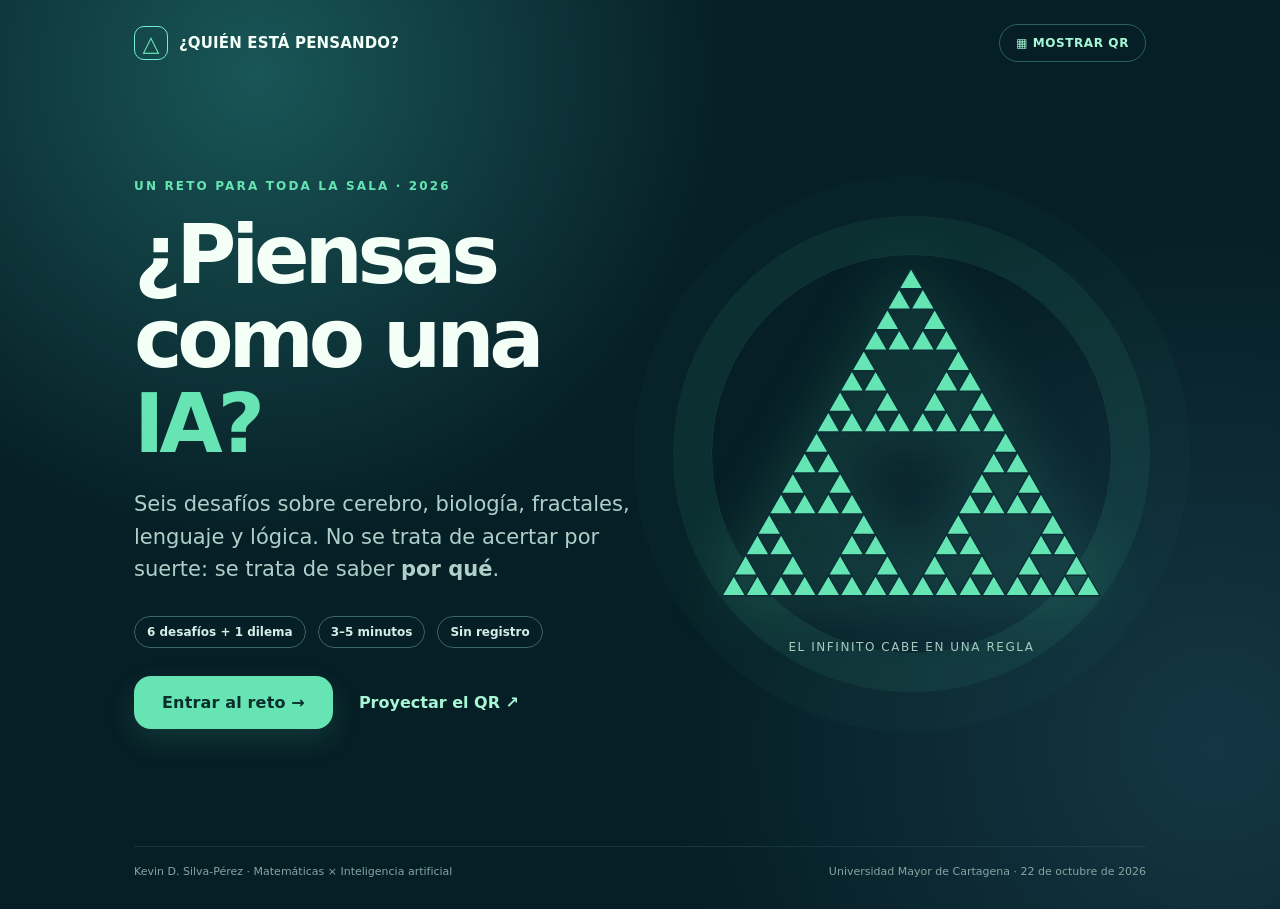
<file: reto-ia/index.html>
<!doctype html>
<html lang="es">
<head>
<meta charset="utf-8"><meta name="viewport" content="width=device-width,initial-scale=1,viewport-fit=cover">
<meta name="theme-color" content="#092F34">
<meta name="description" content="Un reto interactivo sobre cerebro, biología, fractales, lenguaje, matemáticas e inteligencia artificial. ¿Quién está pensando?">
<title>¿Quién está pensando? · El reto interactivo</title>
<style>
:root{--bg:#061e25;--panel:#0a3035;--panel2:#104044;--mint:#66e4b4;--mint2:#a7f7d7;--text:#f4fff8;--dim:#aed0c9;--line:#2b6060;--coral:#ffbf92;--bad:#ffa7aa;--white:#fff;--shadow:0 20px 70px #0007}
*{box-sizing:border-box}html{min-height:100%;scroll-behavior:smooth}body{margin:0;background:radial-gradient(circle at 20% 8%,#195657 0,transparent 36%),radial-gradient(circle at 95% 82%,#143644 0,transparent 38%),var(--bg);color:var(--text);font-family:Inter,"Avenir Next",ui-sans-serif,system-ui,-apple-system,"Segoe UI",sans-serif;min-height:100vh;overflow-x:hidden}
button,input{font:inherit}button{cursor:pointer}button:focus-visible,input:focus-visible{outline:3px solid var(--mint2);outline-offset:4px}button:disabled{cursor:not-allowed;opacity:.6}
.wrap{max-width:1060px;margin:0 auto;padding:0 24px}header{padding:24px 0;display:flex;align-items:center;justify-content:space-between;gap:12px}.brand{display:flex;align-items:center;gap:11px;font-weight:800;font-size:15px;letter-spacing:.01em}.mark{display:grid;place-items:center;width:34px;height:34px;border:1px solid #75edd0;border-radius:10px;color:var(--mint);font-size:22px}header .right{display:flex;align-items:center;gap:10px}.subtle-btn{background:transparent;color:var(--mint2);border:1px solid var(--line);border-radius:100px;padding:11px 16px;font-size:12px;font-weight:800;letter-spacing:.05em;transition:background .2s}.subtle-btn:hover{background:#195356}
.screen{display:none;min-height:calc(100vh - 140px);align-items:center}.screen.active{display:flex;animation:rise .35s both}@keyframes rise{from{opacity:0;transform:translateY(9px)}to{opacity:1;transform:translateY(0)}}
.hero{width:100%;display:grid;grid-template-columns:1.03fr .97fr;gap:45px;align-items:center;padding:46px 0 70px}.eyebrow{font-size:12px;color:var(--mint);font-weight:850;letter-spacing:.18em;text-transform:uppercase}.hero h1{font-size:clamp(45px,6.5vw,82px);letter-spacing:-.064em;line-height:1.03;margin:20px 0 22px;max-width:720px}.hero h1 span{color:var(--mint)}.lede{color:var(--dim);font-size:clamp(16px,2vw,21px);line-height:1.55;margin:0 0 30px;max-width:570px}.meta{display:flex;gap:12px;flex-wrap:wrap;margin:0 0 28px}.pill{border:1px solid #3d6565;border-radius:40px;padding:8px 12px;color:#d5eee8;font-size:12px;font-weight:650}.primary{background:var(--mint);color:#082f2c;border:0;border-radius:17px;padding:17px 28px;font-weight:900;letter-spacing:.01em;box-shadow:0 11px 30px #66e4b423;transition:transform .15s,background .15s}.primary:hover{transform:translateY(-2px);background:var(--mint2)}.linklike{border:0;background:transparent;color:var(--mint2);font-weight:800;padding:12px}
.hero-actions{display:flex;gap:14px;align-items:center;flex-wrap:wrap}.art{min-height:435px;display:flex;flex-direction:column;align-items:center;justify-content:center;position:relative}.art:before{content:"";position:absolute;width:85%;aspect-ratio:1;border:1px solid #3a8d7a40;border-radius:50%;box-shadow:0 0 0 38px #2f8c7920,0 0 0 78px #2f8c790d}.fractal-art{width:min(90%,450px);filter:drop-shadow(0 0 30px #44ba9370);z-index:1;overflow:visible;animation:float 6s ease-in-out infinite alternate}@keyframes float{to{transform:translateY(-14px) rotate(2deg)}}.float-label{position:absolute;bottom:18px;z-index:2;color:#a5ccbe;font-size:12px;letter-spacing:.13em}.footer{color:#83a6a2;font-size:11px;line-height:1.6;padding:16px 0 28px;border-top:1px solid #3053576e;display:flex;justify-content:space-between;gap:10px;flex-wrap:wrap}
.game-shell{width:100%;max-width:800px;margin:4px auto 75px}.topline{display:flex;justify-content:space-between;gap:16px;align-items:end;margin-bottom:18px}.topline .mini{font-size:12px;letter-spacing:.13em;color:var(--mint);font-weight:800}.topline .nums{font-size:13px;color:var(--dim)}.progress{height:7px;border-radius:20px;background:#1a5052;overflow:hidden}.progress i{display:block;height:100%;width:0%;background:var(--mint);border-radius:20px;transition:width .45s}
.qbox{margin-top:20px;background:linear-gradient(155deg,#14454a 0%,#0b3036 70%);border:1px solid #357274;border-radius:26px;padding:clamp(22px,4.5vw,42px);box-shadow:var(--shadow);position:relative;overflow:hidden}.qbox:after{content:"";position:absolute;inset:-80px -160px auto auto;width:300px;height:250px;background:radial-gradient(circle,#65d4b118,transparent 70%);pointer-events:none}.qtag{display:flex;align-items:center;justify-content:space-between;gap:12px;flex-wrap:wrap}.qtag span:first-child{font-size:11px;font-weight:900;letter-spacing:.13em;color:var(--mint)}.clock{display:flex;gap:9px;align-items:center;padding:7px 11px;border:1px solid #52817d;border-radius:999px;font-variant-numeric:tabular-nums;font-size:13px;font-weight:800;color:#dbf6ee}.clock.danger{color:#ffbdad;border-color:#ca7d77}.qbox h2{font-size:clamp(26px,4.3vw,38px);letter-spacing:-.035em;line-height:1.13;margin:21px 0 12px;position:relative}.desc{color:#bfdfd9;font-size:16px;line-height:1.5;max-width:700px;margin:0 0 23px}.visual{border:1px solid #37666b;border-radius:15px;background:#082c31cc;margin:0 0 24px;padding:20px;min-height:90px}
.prob{display:grid;gap:11px}.barrow{display:grid;grid-template-columns:93px 1fr 38px;align-items:center;gap:13px;font-size:13px;font-weight:700}.barbg{height:13px;border-radius:20px;overflow:hidden;background:#214a50}.barfill{height:100%;background:linear-gradient(90deg,#4ce6af,#a6f7d6);border-radius:20px}.barrow:nth-child(2) .barfill{background:#7bc4c6}.barrow:nth-child(3) .barfill{background:#7a9cbd}.barrow:nth-child(4) .barfill{background:#9e86a3}.formula{display:flex;justify-content:center;gap:18px;align-items:center;flex-wrap:wrap;font-size:clamp(21px,4vw,31px);font-weight:800;text-align:center;color:var(--mint2)}.formula span{font-size:13px;font-weight:600;color:var(--dim)}.fractal-mini{display:flex;justify-content:center;align-items:center}.fractal-mini svg{height:175px;width:220px;max-width:100%}.qkv{display:grid;grid-template-columns:repeat(3,1fr);gap:10px}.qkv div{border:1px solid #4b7a73;padding:13px;border-radius:13px;text-align:center;font-size:15px;line-height:1.6}.qkv b{display:block;font-size:30px;color:var(--mint)}.qkv span{display:block;color:#d0e5dd;font-size:12px}.tokens{display:flex;gap:9px;justify-content:center;flex-wrap:wrap}.tokens span{background:#154d4d;border:1px solid #4ba88b;border-radius:9px;padding:12px 16px;font-weight:800;color:var(--mint2)}.quote{font-size:clamp(16px,2.5vw,20px);line-height:1.5;text-align:center;color:#e0f2e9}.quote b{color:var(--mint)}
.options{display:grid;gap:11px}.choice{width:100%;min-height:59px;text-align:left;border:1px solid #427176;color:#f2faf5;background:#17464d;border-radius:14px;padding:13px 15px;display:flex;align-items:center;gap:14px;transition:transform .14s,border-color .14s,background .14s;font-weight:700;line-height:1.35}.choice:hover:not(:disabled){transform:translateY(-1px);border-color:#81eac5;background:#225860}.choice .letter{display:grid;place-items:center;width:32px;height:32px;flex:none;border-radius:9px;background:#285a5c;font-size:13px;color:#b9ebdd}.choice.correct{border-color:#83ffbc;background:#185a49}.choice.correct .letter{background:#65e4aa;color:#0a3032}.choice.wrong{border-color:#e9a6a4;background:#5c3442}.choice.wrong .letter{background:#e9a6a4;color:#482830}.choice:disabled:not(.correct):not(.wrong){opacity:.60}
.feedback{display:none;animation:rise .25s both;margin-top:18px;border:1px solid #59877f;border-radius:14px;padding:19px;background:#102f34}.feedback.on{display:block}.feedback b{display:block;font-size:18px;margin-bottom:7px}.feedback p{color:#d0e7e0;line-height:1.5;margin:0 0 16px;font-size:14px}.feedback .next{padding:13px 20px}.kbd{color:#83a59f;font-size:11px;margin:14px 0 0;text-align:center}
.end{text-align:center;width:min(100%,680px);margin:15px auto 80px}.medallion{margin:0 auto 25px;width:124px;height:124px;display:grid;place-items:center;border:2px solid #84eac1;border-radius:50%;box-shadow:0 0 0 14px #75eabd15;color:var(--mint);font-size:56px;font-weight:900}.end h2{font-size:clamp(32px,5.5vw,52px);letter-spacing:-.05em;margin:0 0 10px}.end .message{color:var(--dim);font-size:17px;line-height:1.5}.scores{display:grid;grid-template-columns:repeat(3,1fr);gap:11px;margin:25px 0}.scorecell{padding:16px;border-radius:15px;background:#124249;border:1px solid #38676b}.scorecell strong{display:block;font-size:30px;color:#d3ffe9}.scorecell small{font-size:11px;color:#add1c9}.reflection{padding:24px;border-radius:18px;text-align:left;background:#0e393d;border:1px solid #3b7270;margin-bottom:26px}.reflection h3{font-size:16px;color:var(--mint);margin:0 0 9px}.reflection p{line-height:1.6;margin:0;color:#d7eae3}.end-actions{display:flex;justify-content:center;gap:10px;flex-wrap:wrap}
.overlay{display:none;position:fixed;inset:0;z-index:50;background:#021419e8;backdrop-filter:blur(15px);padding:15px;align-items:center;justify-content:center}.overlay.open{display:flex}.modal{position:relative;width:min(600px,100%);background:#0d373a;border:1px solid #518d85;box-shadow:0 20px 100px #000b;padding:38px 24px;text-align:center;border-radius:24px}.modal h2{font-size:clamp(29px,5vw,45px);margin:8px auto 4px;line-height:1.1}.modal p{color:#c0dfd5;line-height:1.5}.qr-frame{background:#fff;width:min(270px,65vw);aspect-ratio:1;margin:20px auto 16px;padding:13px;border-radius:12px}.qr-frame img{width:100%;height:100%;display:block;image-rendering:pixelated}.url{font-size:clamp(12px,2vw,17px);color:#8ff0c6;font-weight:850;overflow-wrap:anywhere}.close{position:absolute;top:12px;right:14px;background:transparent;color:#d7eee5;border:0;font-size:28px;padding:5px 12px}
@media(max-width:760px){.hero{grid-template-columns:1fr;gap:10px;padding:30px 0 50px}.hero h1{font-size:56px}.art{min-height:240px}.art:before{width:180px}.fractal-art{width:225px}.float-label{bottom:0}.wrap{padding:0 17px}header{padding:16px 0}.brand span:last-child{font-size:12px}.qbox{border-radius:20px;padding:22px 18px}.visual{padding:13px}.qkv{gap:5px}.qkv div{padding:10px 3px}.qkv b{font-size:25px}.qkv span{font-size:11px}.hero .lede{font-size:17px}}
@media(max-width:400px){.hero h1{font-size:46px}.brand span:last-child{display:none}.barrow{grid-template-columns:64px 1fr 33px;gap:7px;font-size:11px}.scores{gap:6px}.scorecell{padding:12px 6px}.scorecell strong{font-size:26px}}
@media(prefers-reduced-motion:reduce){*,*:before,*:after{animation:none!important;transition:none!important;scroll-behavior:auto!important}}
</style></head>
<body>
<div class="wrap">
<header><div class="brand"><span class="mark" aria-hidden="true">△</span><span>¿QUIÉN ESTÁ PENSANDO?</span></div><div class="right"><button class="subtle-btn" id="qrbutton" type="button">▦ MOSTRAR QR</button></div></header>
<main>
<section class="screen active" id="home"><div class="hero"><div><div class="eyebrow">UN RETO PARA TODA LA SALA · 2026</div><h1>¿Piensas<br>como una <span>IA?</span></h1><p class="lede">Seis desafíos sobre cerebro, biología, fractales, lenguaje y lógica. No se trata de acertar por suerte: se trata de saber <strong>por qué</strong>.</p><div class="meta"><span class="pill">6 desafíos + 1 dilema</span><span class="pill">3–5 minutos</span><span class="pill">Sin registro</span></div><div class="hero-actions"><button class="primary" id="start" type="button">Entrar al reto →</button><button class="linklike" id="project" type="button">Proyectar el QR ↗</button></div></div><div class="art"><svg class="fractal-art" id="hero-fractal" viewBox="0 0 480 450" role="img" aria-label="Triángulo de Sierpiński"></svg><div class="float-label">EL INFINITO CABE EN UNA REGLA</div></div></div></section>
<section class="screen" id="quiz"><div class="game-shell"><div class="topline"><div><div class="mini" id="round">DESAFÍO 01 / 07</div><div class="nums" id="scoreline">Cero puntos. Todo por descubrir.</div></div><div class="nums" id="round-type">RONDA</div></div><div class="progress"><i id="progressbar"></i></div><article class="qbox"><div class="qtag"><span id="category">PREDICCIÓN</span><div class="clock" id="clock" aria-live="off">◷ <span id="seconds">25</span> s</div></div><h2 id="question"></h2><p class="desc" id="description"></p><div class="visual" id="visual"></div><div class="options" id="options"></div><div class="feedback" id="feedback" role="status"><b id="feedback-title"></b><p id="explain"></p><button type="button" class="primary next" id="next">Siguiente desafío →</button></div></article><p class="kbd">También puedes contestar con las teclas 1, 2, 3 o 4.</p></div></section>
<section class="screen" id="finish"><div class="end"><div class="medallion" id="medal">✦</div><div class="eyebrow">RETO COMPLETADO</div><h2 id="endtitle">Pensar es comprobar.</h2><p class="message" id="endmessage"></p><div class="scores"><div class="scorecell"><strong id="correctcount">0/6</strong><small>RESPUESTAS CORRECTAS</small></div><div class="scorecell"><strong id="points">0</strong><small>PUNTOS</small></div><div class="scorecell"><strong id="level">—</strong><small>NIVEL</small></div></div><div class="reflection"><h3>¿Y quién estaba pensando?</h3><p id="finalreflection"></p></div><div class="end-actions"><button class="primary" id="share" type="button">Compartir mi resultado ↗</button><button class="subtle-btn" id="restart" type="button">Jugar otra vez</button></div></div></section>
</main><footer class="footer"><span>Kevin D. Silva-Pérez · Matemáticas × Inteligencia artificial</span><span>Universidad Mayor de Cartagena · 22 de octubre de 2026</span></footer>
</div>
<div class="overlay" id="overlay" role="dialog" aria-label="Código QR para entrar al reto" aria-modal="true"><div class="modal"><button class="close" id="close" type="button" aria-label="Cerrar">×</button><div class="eyebrow">ABRE LA CÁMARA DEL CELULAR</div><h2>¿Quién está pensando?</h2><p>Escanea el código y entra al reto.<br>No necesitas crear una cuenta.</p><div class="qr-frame"><img src="qr.svg" alt="Código QR del juego"></div><div class="url">kevinsilvamat.github.io/reto-ia/</div><p style="font-size:12px">Cada participante responde y recibe su puntuación individual.</p></div></div>
<script>
(function(){
'use strict';
var PAGE='https://kevinsilvamat.github.io/reto-ia/';
var questions=[
{category:'01 · EL DETECTOR',title:'Un detector afirma: «¡Lo escribió una IA!»',description:'De 100 textos, 10 son de IA y 90 de humanos. El detector identifica el 90 % de los textos de IA, pero señala por error al 10 % de los humanos. Si acusa a un texto de haber sido escrito por IA, ¿qué probabilidad hay de que tenga razón?',visual:'bayes',options:['90 %','50 %','10 %','81 %'],correct:1,why:'De los 10 textos de IA, detecta 9. Pero también acusa a 9 de los 90 textos humanos. Entre los 18 textos señalados, solo 9 son de IA: 9/18 = 50 %. Es el efecto de la tasa base: un detector muy preciso puede producir muchas falsas alarmas.'},
{category:'02 · UN FRACTAL',title:'Un triángulo se convierte en tres.',description:'En cada iteración del triángulo de Sierpiński sobreviven 3 copias de cada triángulo. ¿Cuántas piezas quedan después de 3 iteraciones?',visual:'fractal',options:['9','12','27','81'],correct:2,why:'Cada paso multiplica el número anterior por 3: 1 → 3 → 9 → 27. En general, después de n iteraciones aparecen 3ⁿ triángulos pequeños.'},
{category:'03 · CEREBRO Y LENGUAJE',title:'¿A qué se refiere «estas moléculas»?',description:'En una explicación sobre neuronas: «La neurona presináptica libera neurotransmisores en la sinapsis. Estas moléculas se unen a receptores de la neurona postsináptica». ¿Qué se une a los receptores?',visual:'synapse',options:['La sinapsis','Los neurotransmisores','Los receptores','La neurona postsináptica'],correct:1,why:'«Estas moléculas» se refiere a «neurotransmisores». Para responder, conectamos una expresión con algo mencionado antes en el contexto. La atención en un modelo de lenguaje también combina información de distintas posiciones, aunque eso no significa que funcione como un cerebro ni garantiza que todo lo que diga sea cierto.'},
{category:'04 · DENTRO DEL LENGUAJE',title:'Una frase no entra como una sola idea.',description:'Un modelo de lenguaje divide el texto en unidades que después representa numéricamente. ¿Cómo se llaman esas unidades?',visual:'tokens',options:['Fotogramas','Tokens','Teoremas','Píxeles'],correct:1,why:'Se llaman tokens. Pueden ser palabras, partes de palabras, signos o símbolos. El modelo aprende relaciones entre sus representaciones.'},
{category:'05 · ¿YA ES UNA PRUEBA?',title:'«Lo comprobé 10.000 veces».',description:'Una IA verifica una propiedad matemática para los primeros 10.000 números y concluye: «queda demostrado que se cumple para todos». ¿Qué falla?',visual:'proof',options:['Nada: diez mil ejemplos bastan','Falta verificar solo diez ejemplos más','Una cantidad finita de ejemplos no prueba el caso general','La matemática no usa ejemplos'],correct:2,why:'Los ejemplos aportan evidencia, pero una afirmación universal necesita un argumento válido para todos los casos, no solo para los comprobados.'},
{category:'06 · LA RESPUESTA CONVINCENTE',title:'La IA suena completamente segura.',description:'Te da una demostración muy elegante e incluye una referencia que no has visto. ¿Cuál es la reacción más rigurosa?',visual:'verify',options:['Aceptar: suena profesional','Comprobar la prueba y verificar la fuente','Pedirle que responda con más seguridad','Compartirla antes de revisarla'],correct:1,why:'Una respuesta fluida no equivale a una respuesta verdadera. Las hipótesis, los pasos de la prueba y las referencias deben verificarse independientemente.'},
{category:'07 · SIN RESPUESTA ÚNICA',title:'Entonces… ¿qué significa pensar?',description:'La última pregunta no suma puntos. Escoge la idea que más te haga reflexionar después de esta charla.',visual:'think',options:['Reconocer patrones y producir respuestas','Comprender y justificar lo que afirmamos','Crear significado desde la experiencia humana','Quizá necesitamos redefinir la pregunta'],poll:true,why:'La cuestión sigue abierta. Las máquinas pueden resolver tareas complejas; eso no decide por sí solo qué entendemos por comprensión, conciencia o creatividad.'}
];
var state={index:0,points:0,correct:0,chosen:[],poll:null,remain:25,timer:null,locked:false};
var el=function(id){return document.getElementById(id)};
var screens=['home','quiz','finish'];
function screen(id){screens.forEach(function(s){el(s).classList.toggle('active',s===id)});window.scrollTo({top:0,behavior:'instant'})}
function triangles(level,x,y,size,out){if(level===0){var h=size*.8660254;out.push('<polygon points="'+(x+size/2).toFixed(2)+','+y.toFixed(2)+' '+x.toFixed(2)+','+(y+h).toFixed(2)+' '+(x+size).toFixed(2)+','+(y+h).toFixed(2)+'" />');return}var h=size*.8660254;triangles(level-1,x+size/4,y,size/2,out);triangles(level-1,x,y+h/2,size/2,out);triangles(level-1,x+size/2,y+h/2,size/2,out)}
function fractal(level){var out=[];triangles(level,25,14,430,out);return '<g fill="#65e4b4" stroke="#0a3035" stroke-width="1.6">'+out.join('')+'</g>'}
el('hero-fractal').innerHTML=fractal(4);
function graphic(type){
if(type==='bayes')return '<div class="qkv"><div><b>10%</b><span>DE LOS TEXTOS SON DE IA</span></div><div><b>90%</b><span>ACIERTO AL DETECTAR IA</span></div><div><b>10%</b><span>FALSOS POSITIVOS HUMANOS</span></div></div><p style="font-size:12px;text-align:center;color:#acd8ce;margin:14px 0 0">Un detector parece muy fiable. ¿Pero qué significa una alerta?</p>';
if(type==='fractal')return '<div class="fractal-mini"><svg viewBox="0 0 480 405" role="img" aria-label="Triángulo de Sierpiński, tres iteraciones">'+fractal(3)+'</svg></div>';
if(type==='synapse')return '<svg viewBox="0 0 760 150" role="img" aria-label="Neurotransmisores pasan por la sinapsis y se unen a receptores" style="width:100%;height:auto;display:block"><rect x="8" y="35" width="210" height="78" rx="16" fill="#164c4b" stroke="#66e4b4"/><text x="113" y="67" fill="#f4fff8" text-anchor="middle" font-size="17">Neurona</text><text x="113" y="91" fill="#f4fff8" text-anchor="middle" font-size="17">presináptica</text><rect x="275" y="35" width="205" height="78" rx="16" fill="#183e43" stroke="#d9aa62"/><text x="377" y="67" fill="#f4fff8" text-anchor="middle" font-size="17">Sinapsis</text><text x="377" y="91" fill="#b8d9cf" text-anchor="middle" font-size="13">espacio entre neuronas</text><rect x="540" y="35" width="210" height="78" rx="16" fill="#423b56" stroke="#a893d0"/><text x="645" y="67" fill="#f4fff8" text-anchor="middle" font-size="16">Receptores</text><text x="645" y="91" fill="#f4fff8" text-anchor="middle" font-size="15">postsinápticos</text><path d="M220 74H270M482 74H535" stroke="#66e4b4" stroke-width="3"/><path d="m263 67 9 7-9 7m264-7 9 7-9 7" fill="none" stroke="#66e4b4" stroke-width="3"/><circle cx="290" cy="24" r="6" fill="#ffbf92"/><circle cx="325" cy="19" r="6" fill="#ffbf92"/><circle cx="360" cy="27" r="6" fill="#ffbf92"/><circle cx="395" cy="18" r="6" fill="#ffbf92"/><circle cx="430" cy="25" r="6" fill="#ffbf92"/></svg><p style="font-size:12px;text-align:center;color:#acd8ce;margin:10px 0 0">Los neurotransmisores llevan señales químicas entre neuronas.</p>';
if(type==='tokens')return '<div class="tokens"><span>El</span><span>cielo</span><span>está</span><span>azul</span></div><p style="font-size:12px;text-align:center;color:#acd8ce;margin:14px 0 0">Ejemplo esquemático: un token no siempre coincide con una palabra.</p>';
if(type==='proof')return '<div class="quote">1, 2, 3, …, 10.000 <b>✓</b><br><span style="color:#a5d1c5;font-size:14px">¿Y qué sucede después?</span></div>';
if(type==='verify')return '<div class="quote">«La demostración es correcta.<br><b>Confía en mí.</b>»</div>';
return '<div class="quote"><b>¿Acertar = comprender?</b><br><span style="font-size:15px;color:#b4d2cd">Una pregunta para seguir pensando.</span></div>'
}
function stop(){if(state.timer){clearInterval(state.timer);state.timer=null}}
function showClock(){el('seconds').textContent=String(state.remain);el('clock').classList.toggle('danger',state.remain<=7)}
function tick(){state.remain--;showClock();if(state.remain<=0)choose(-1)}
function render(){
stop();state.locked=false;var q=questions[state.index];
el('round').textContent='DESAFÍO '+String(state.index+1).padStart(2,'0')+' / 07';
el('scoreline').textContent=state.points+' puntos · '+state.correct+' aciertos';
el('round-type').textContent=q.poll?'REFLEXIÓN':'ELECCIÓN MÚLTIPLE';
el('progressbar').style.width=(state.index/questions.length*100)+'%';
el('category').textContent=q.category;el('question').textContent=q.title;el('description').textContent=q.description;
el('visual').innerHTML=graphic(q.visual);el('feedback').classList.remove('on');
el('options').innerHTML='';
q.options.forEach(function(v,i){var b=document.createElement('button');b.type='button';b.className='choice';var a=document.createElement('span');a.className='letter';a.textContent=String.fromCharCode(65+i);var c=document.createElement('span');c.textContent=v;b.append(a,c);b.addEventListener('click',function(){choose(i)});el('options').appendChild(b)});
state.remain=state.index===0?45:25;el('clock').style.display=q.poll?'none':'flex';showClock();
if(!q.poll)state.timer=setInterval(tick,1000);
}
function choose(i){
if(state.locked)return;state.locked=true;stop();
var q=questions[state.index];var good=!q.poll&&i===q.correct;
state.chosen.push(i);
if(good){state.correct++;state.points+=100+Math.max(0,state.remain)*2}
if(q.poll){state.poll=i>=0?q.options[i]:null}
Array.from(el('options').children).forEach(function(b,j){b.disabled=true;if(i===j)b.classList.add(q.poll?'correct':good?'correct':'wrong');if(!q.poll&&j===q.correct)b.classList.add('correct')});
var title=q.poll?'No hay una única respuesta.':i===-1?'¡Se acabó el tiempo!':good?'¡Bien razonado!':'Aquí está la clave.';
el('feedback-title').textContent=title;el('feedback-title').style.color=good||q.poll?'#85f0bc':'#ffd3bc';
el('explain').textContent=q.why;
el('next').textContent=state.index===questions.length-1?'Ver mi resultado →':'Siguiente desafío →';
el('feedback').classList.add('on');el('scoreline').textContent=state.points+' puntos · '+state.correct+' aciertos';
el('progressbar').style.width=((state.index+1)/questions.length*100)+'%'
}
function start(){state.index=0;state.points=0;state.correct=0;state.chosen=[];state.poll=null;screen('quiz');render()}
function finish(){screen('finish');el('correctcount').textContent=state.correct+'/6';el('points').textContent=String(state.points);var level=state.correct>=5?'EXPERTO':state.correct>=3?'EXPLORADOR':'CURIOSO';el('level').textContent=level;el('medal').textContent=state.correct>=5?'✦':state.correct>=3?'△':'∞';el('endtitle').textContent=state.correct>=5?'La intuición no te engaña.':state.correct>=3?'Vas por buen camino.':'Lo interesante es seguir preguntando.';el('endmessage').textContent='Has respondido '+state.correct+' de 6 desafíos correctamente. El reto no termina con los puntos: comienza cuando te preguntas cómo llegaste a cada respuesta.';el('finalreflection').textContent='Tu elección: '+(state.poll||'seguir explorando la pregunta')+'. '+questions[6].why}
function showQr(){el('overlay').classList.add('open');el('close').focus()}
function hideQr(){el('overlay').classList.remove('open')}
el('start').addEventListener('click',start);
el('restart').addEventListener('click',start);
el('next').addEventListener('click',function(){state.index++;if(state.index>=questions.length){stop();finish()}else render()});
el('qrbutton').addEventListener('click',showQr);el('project').addEventListener('click',showQr);el('close').addEventListener('click',hideQr);
el('overlay').addEventListener('click',function(e){if(e.target===el('overlay'))hideQr()});
document.addEventListener('keydown',function(e){if(e.key==='Escape')hideQr();if(!el('quiz').classList.contains('active')||state.locked)return;var n=Number(e.key);if(n>=1&&n<=4)choose(n-1)});
el('share').addEventListener('click',async function(){var s='¡Completé el reto «¿Quién está pensando?»! 🧠 '+state.correct+'/6 respuestas correctas y '+state.points+' puntos. Juega aquí: '+PAGE;try{if(navigator.share){await navigator.share({title:'¿Quién está pensando?',text:s,url:PAGE})}else if(navigator.clipboard&&window.isSecureContext){await navigator.clipboard.writeText(s);el('share').textContent='¡Copiado! ✓'}else{window.prompt('Copia tu resultado:',s)}}catch(e){if(e.name!=='AbortError')window.prompt('Copia tu resultado:',s)}});
if(new URLSearchParams(location.search).get('modo')==='pantalla')showQr();
})();
</script></body></html>
</file>
